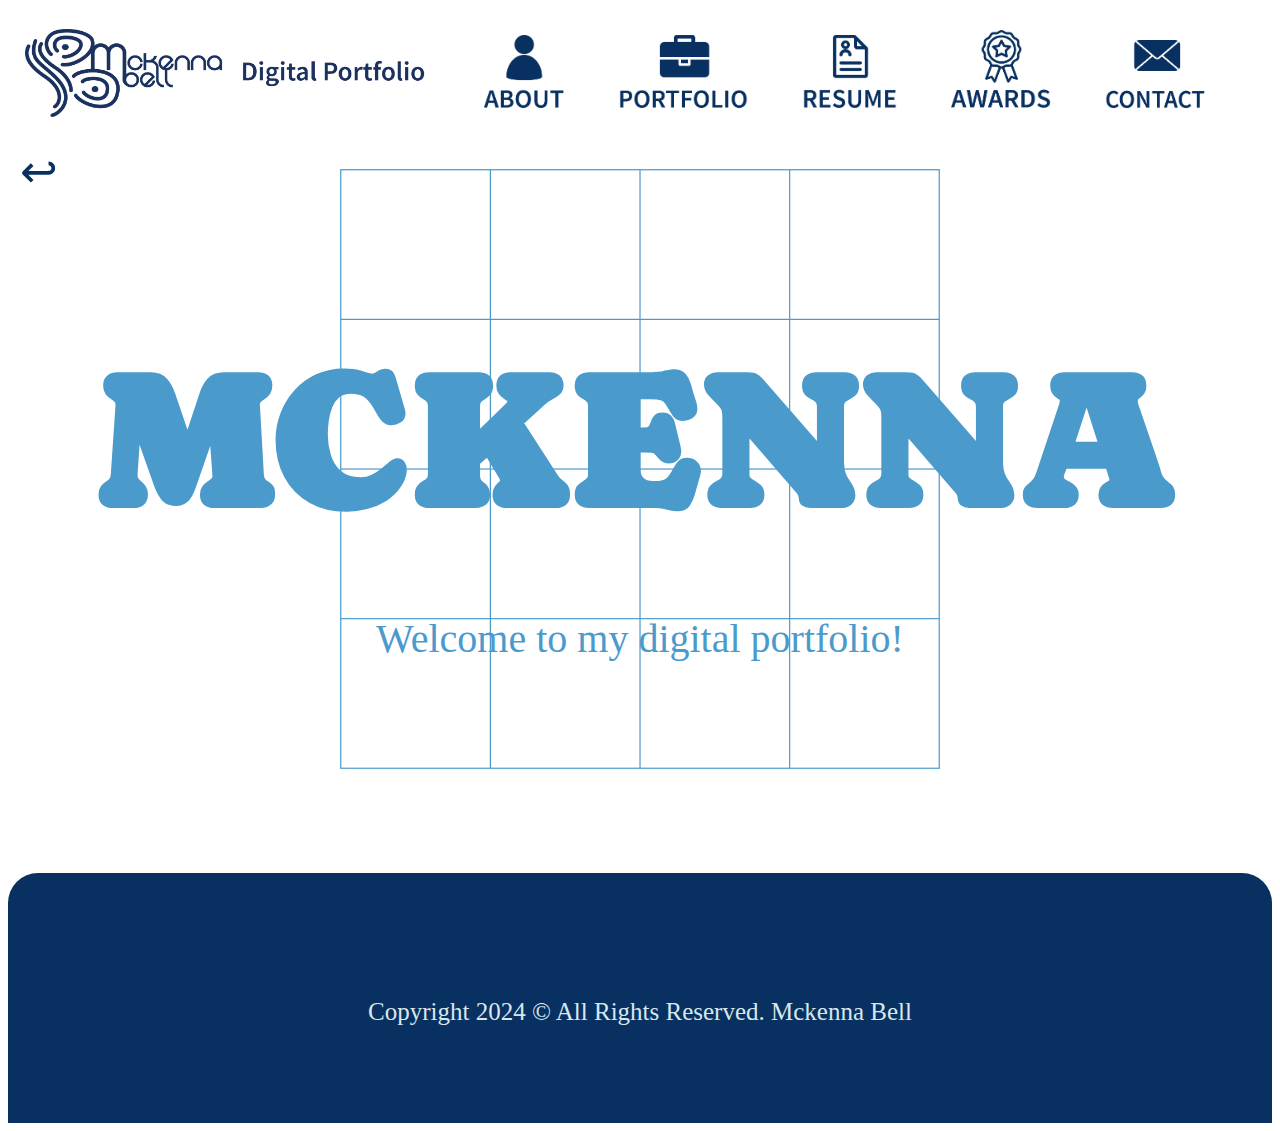
<file: index.html>
<!DOCTYPE html>
<html lang="en-US">
<head>
<title>Home</title>
<meta charset="utf-8">
<link rel="stylesheet" type="text/css" href="header.css">
<link rel="stylesheet" type="text/css" href="index.css">
<link rel="preconnect" href="https://fonts.googleapis.com">
<link rel="preconnect" href="https://fonts.gstatic.com" crossorigin>
<link href="https://fonts.googleapis.com/css2?family=Caprasimo&family=Fraunces:ital,opsz,wght@0,9..144,100..900;1,9..144,100..900&family=Sigmar&display=swap" rel="stylesheet">
</head>

<header>

<div id="logodiv"><!--start of logodiv-->
<a href="index.html"><img src="images/caticon.png" alt="cat icon" width="400"></a>  
</div><!--end of logodiv-->

<div id="navdiv">
<a href="about.html"><img src="images/abouticon.png" alt="about icon" width="80" height="80"></a>  
<a href="portfolio.html"><img src="images/portfolioicon.png" alt="portfolio icon" width="130" height="80"></a> 
<a href="resume.html"><img src="images/resumeicon.png" alt="resume icon" width="95" height="80"></a>  
<a href="awardsnav.html"><img src="images/awardsicon.png" alt="awards icon" width="100" height="85"></a>  
<a href="contact.html"><img src="images/contacticon.png" alt="contact icon" width="100" height="75"></a> 
</div><!--end of navdiv-->
</header>



<div id="backbutton" onclick="history.back()"><p class="p2">&#8617;</p></div><!--end of backbutton-->

<div id="homediv">
<div class="wave-container">
    <h1 class="wave-text">
        <span>M</span><span>C</span><span>K</span><span>E</span><span>N</span><span>N</span><span>A</span>
    </h1>
<p id="subtext" class="p2">Welcome to my digital portfolio!</p>
<img id="gridimg" src="images/gridicon.png" alt="gridicon">

</div>
</div><!--end of homediv-->

<div id="footer"><!--start of footerdiv-->
<p id="footertext">Copyright 2024 &#169; All Rights Reserved. Mckenna Bell</p>
</div>

</body>

</html>
</file>
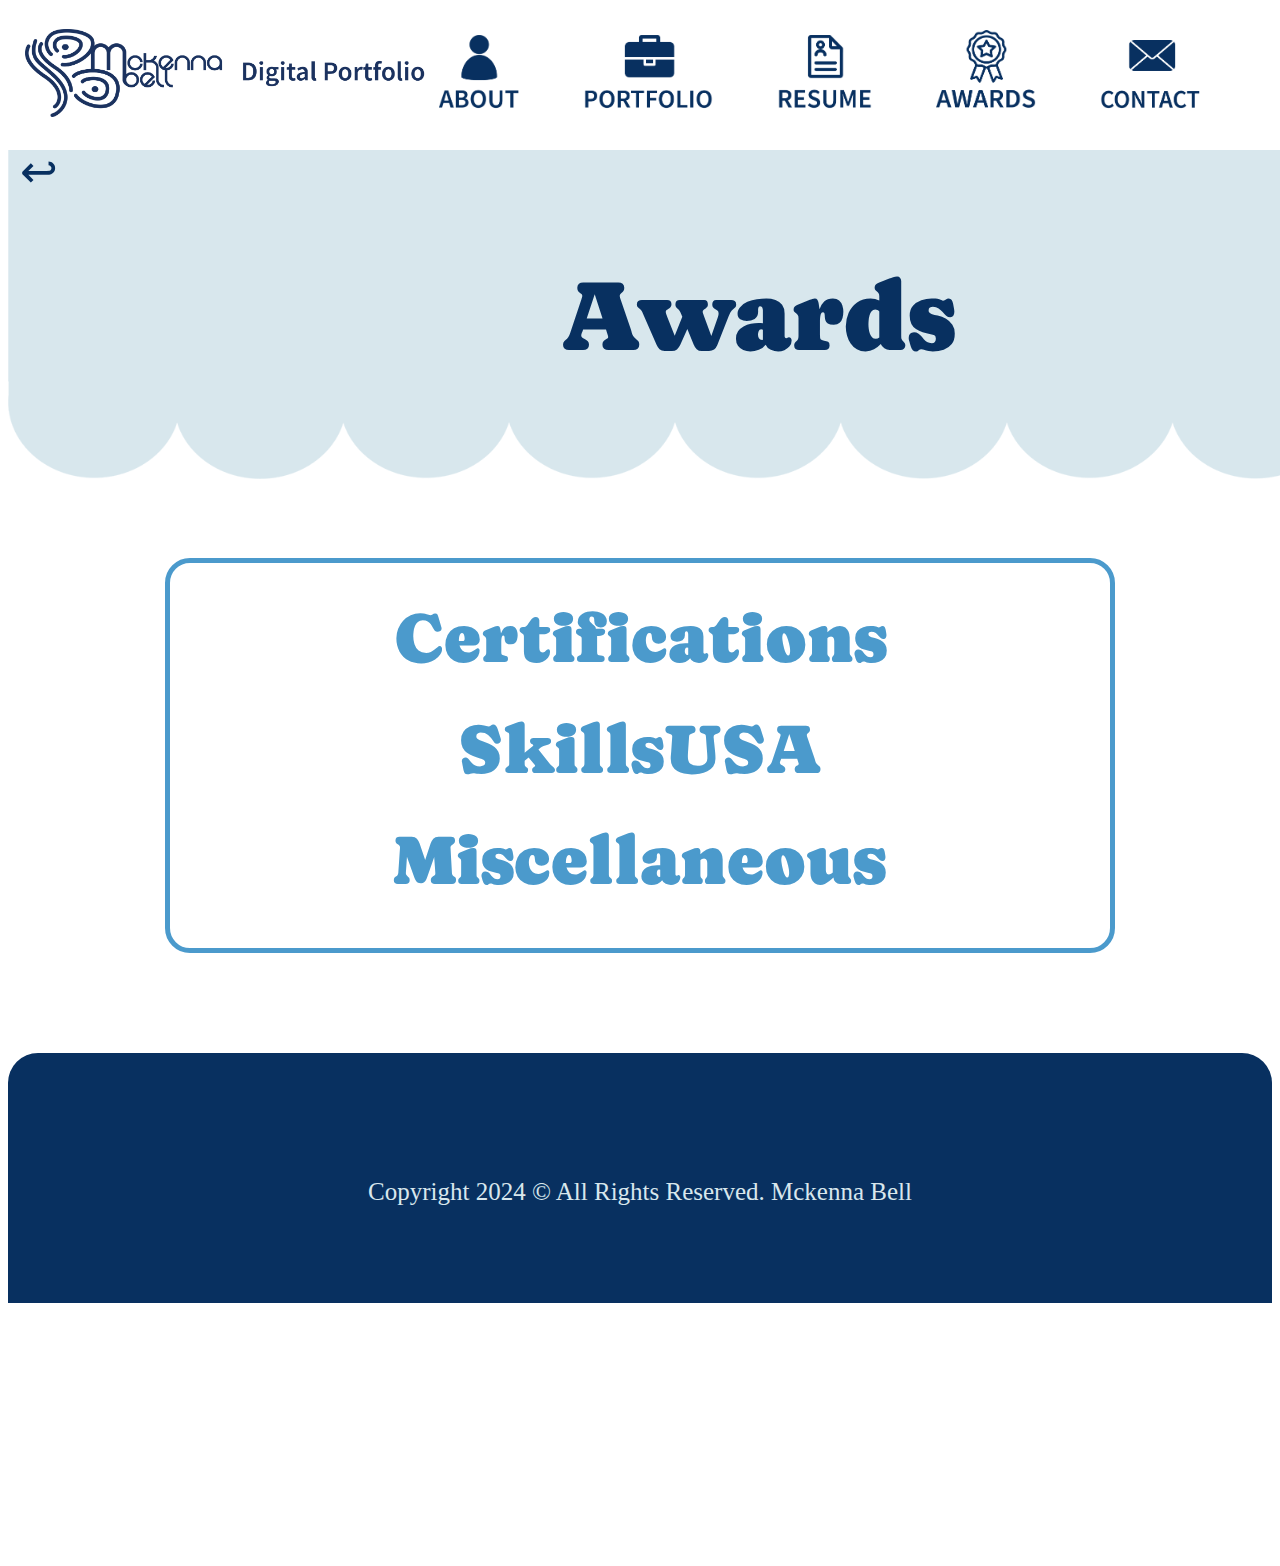
<file: awardsnav.html>
<!DOCTYPE html>
<html lang="en-US">
<head>
<title>Awards</title>
<meta charset="utf-8">
<link rel="stylesheet" type="text/css" href="header.css">
<link rel="stylesheet" type="text/css" href="portfolio.css">
<link rel="preconnect" href="https://fonts.googleapis.com">
<link rel="preconnect" href="https://fonts.gstatic.com" crossorigin>
<link href="https://fonts.googleapis.com/css2?family=Caprasimo&family=Fraunces:ital,opsz,wght@0,9..144,100..900;1,9..144,100..900&family=Sigmar&display=swap" rel="stylesheet">
</head>

<header>

<div id="logodiv"><!--start of logodiv-->
<a href="index.html"><img src="images/caticon.png" alt="cat icon" width="400"></a>  
</div><!--end of logodiv-->

<div id="navdiv">
<a href="about.html"><img src="images/abouticon.png" alt="about icon" width="80" height="80"></a>  
<a href="portfolio.html"><img src="images/portfolioicon.png" alt="portfolio icon" width="130" height="80"></a> 
<a href="resume.html"><img src="images/resumeicon.png" alt="resume icon" width="95" height="80"></a>  
<a href="awardsnav.html"><img src="images/awardsicon.png" alt="awards icon" width="100" height="85"></a>  
<a href="contact.html"><img src="images/contacticon.png" alt="contact icon" width="100" height="75"></a>  
</div><!--end of navdiv-->
</header>



<div id="backbutton" onclick="history.back()"><p class="p2">&#8617;</p></div><!--end of backbutton-->

<div id="bannerdiv"><!--start of bannerdiv-->
<p id="bannertext" class="p1">Awards</p>
</div><!--end of bannerdiv-->

<div id=main><!--start of maindiv-->

<div id=maincenter><!--start of maincenterdiv-->
<a class="p1" href="certifications.html">Certifications</a>
<br>
<a class="p1" href="skillsusa.html">SkillsUSA</a>
<br>
<a class="p1" href="other.html">Miscellaneous</a>
</div>


<div id="footer"><!--start of footerdiv-->
<p id="footertext">Copyright 2024 &#169; All Rights Reserved. Mckenna Bell</p>
</div>
</div>

</body>

</html>
</file>
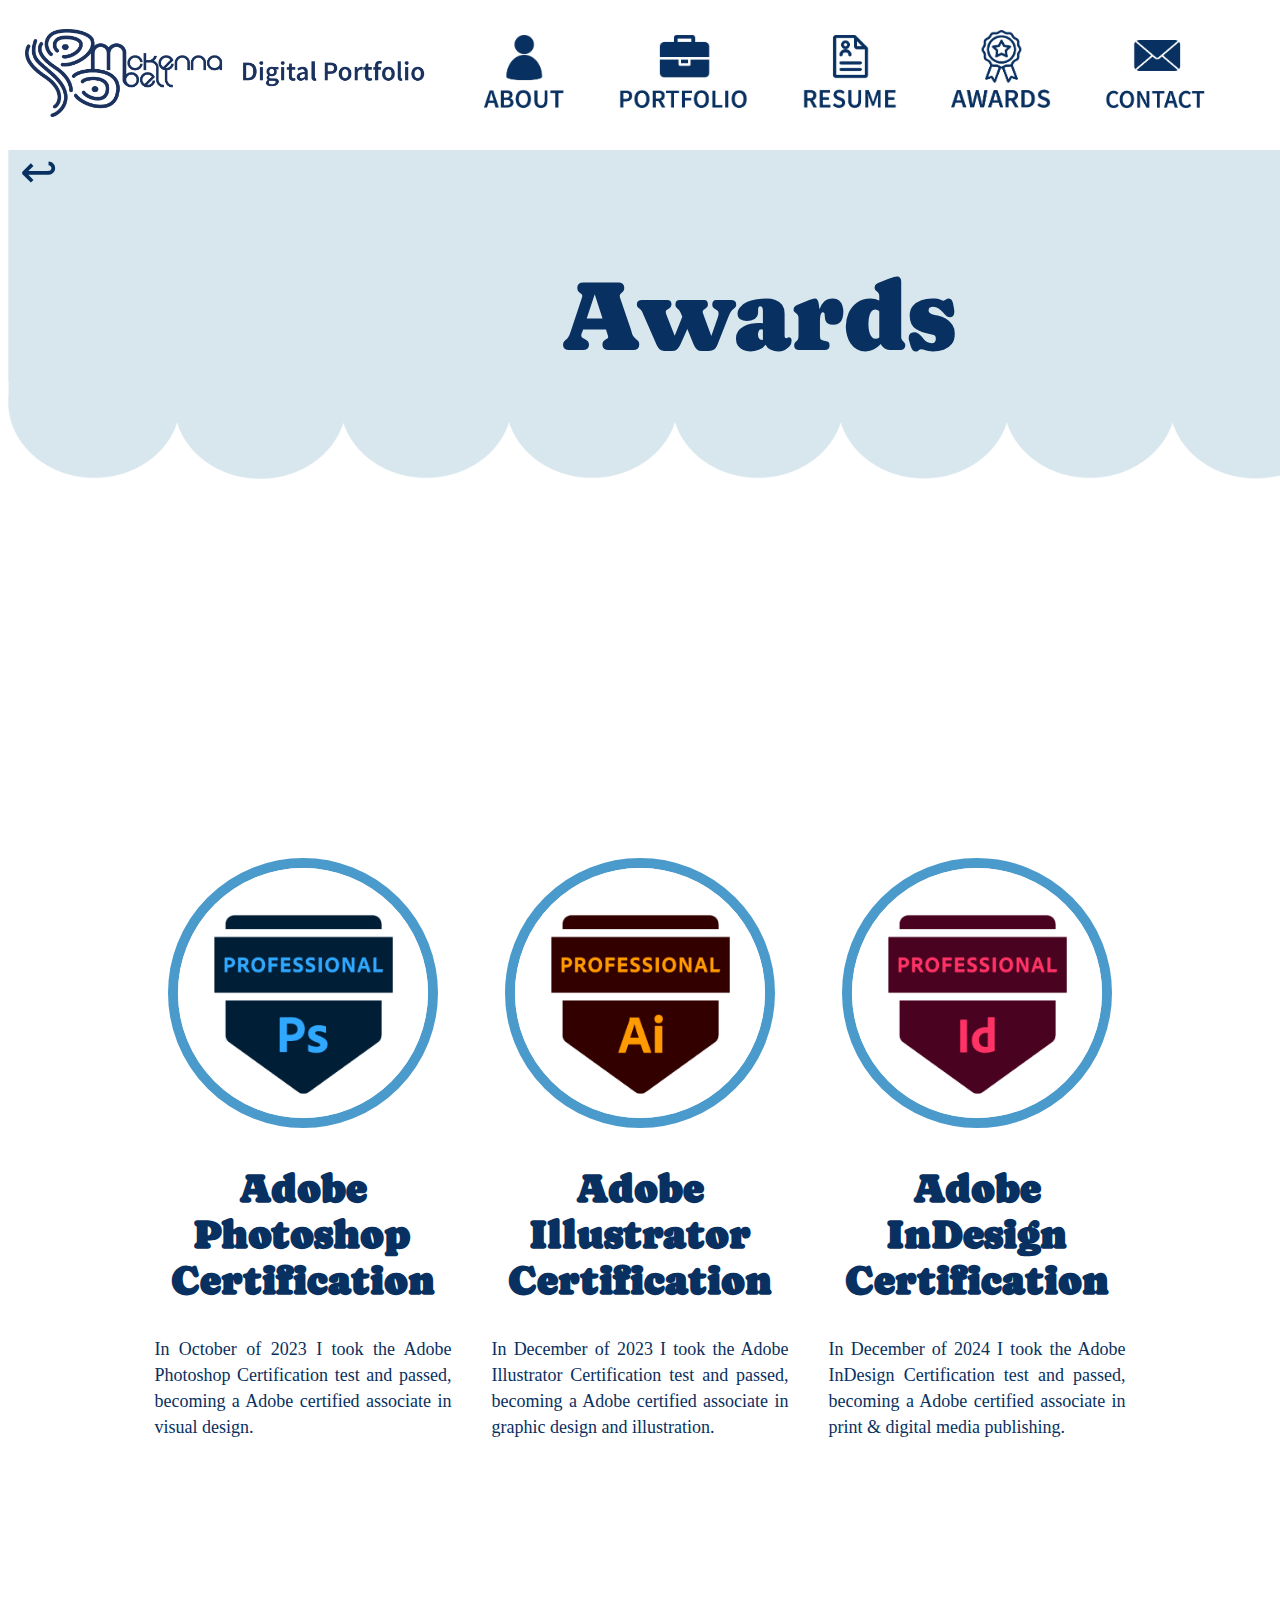
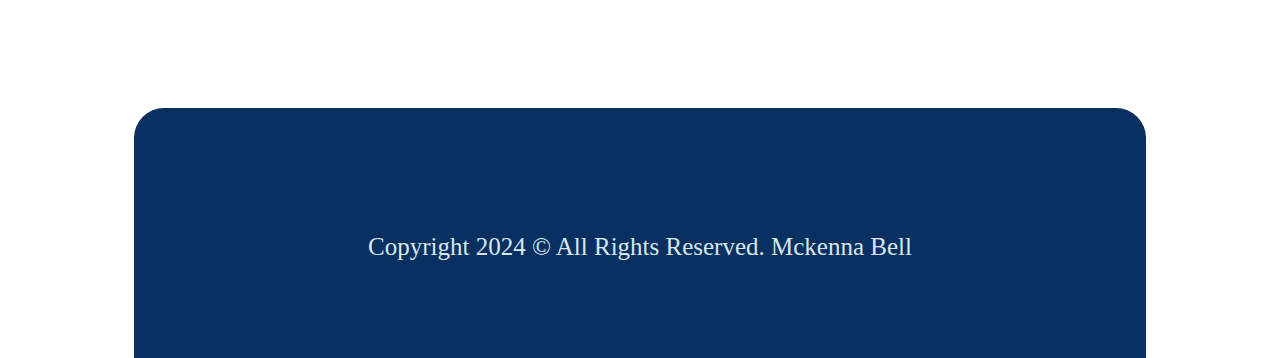
<file: certifications.html>
<!DOCTYPE html>
<html lang="en-US">
<head>
<title>Awards</title>
<meta charset="utf-8">
<link rel="stylesheet" type="text/css" href="header.css">
<link rel="stylesheet" type="text/css" href="certifications.css">
<link rel="preconnect" href="https://fonts.googleapis.com">
<link rel="preconnect" href="https://fonts.gstatic.com" crossorigin>
<link href="https://fonts.googleapis.com/css2?family=Caprasimo&family=Fraunces:ital,opsz,wght@0,9..144,100..900;1,9..144,100..900&family=Sigmar&display=swap" rel="stylesheet">
</head>

<header>

<div id="logodiv"><!--start of logodiv-->
<a href="index.html"><img src="images/caticon.png" alt="cat icon" width="400"></a>  
</div><!--end of logodiv-->

<div id="navdiv">
<a href="about.html"><img src="images/abouticon.png" alt="about icon" width="80" height="80"></a>  
<a href="portfolio.html"><img src="images/portfolioicon.png" alt="portfolio icon" width="130" height="80"></a> 
<a href="resume.html"><img src="images/resumeicon.png" alt="resume icon" width="95" height="80"></a>  
<a href="awardsnav.html"><img src="images/awardsicon.png" alt="awards icon" width="100" height="85"></a>  
<a href="contact.html"><img src="images/contacticon.png" alt="contact icon" width="100" height="75"></a>  
</div><!--end of navdiv-->
</header>



<div id="backbutton" onclick="history.back()"><p class="p2">&#8617;</p></div><!--end of backbutton-->

<div id="bannerdiv"><!--start of bannerdiv-->
<p id="bannertext" class="p1">Awards</p>
</div><!--end of bannerdiv-->


<div id="awardsdiv"> 

<div id="wrapper">
<div class="awardsbox"> 
<img class= "projectimg" src="images/photoshop.png" alt="photoshop">
<h2 class="titles">Adobe Photoshop Certification</h2>
<p class="projecttext">In October of 2023 I took the Adobe Photoshop Certification test and passed, becoming a Adobe certified associate in visual design.</p>
</div><!--end of award1-->

<div class="awardsbox"> 
<img class="projectimg" src="images/illustrator.png" alt="illustrator">
<h2 class="titles">Adobe Illustrator Certification</h2>
<p class="projecttext">In December of 2023 I took the Adobe Illustrator Certification test and passed, becoming a Adobe certified associate in graphic design and illustration.</p>
</div><!--end of award2-->

<div class="awardsbox">
<img class="projectimg" src="images/indesign.png" alt="indesign">
<h2 class="titles">Adobe InDesign Certification</h2>
<p class="projecttext">In December of 2024 I took the Adobe InDesign Certification test and passed, becoming a Adobe certified associate in print & digital media publishing.</p>
</div><!--end of award3-->
</div>

<div id="footer"><!--start of footerdiv-->
<p id="footertext">Copyright 2024 &#169; All Rights Reserved. Mckenna Bell</p>
</div>
</div>

</body>

</html>
</file>
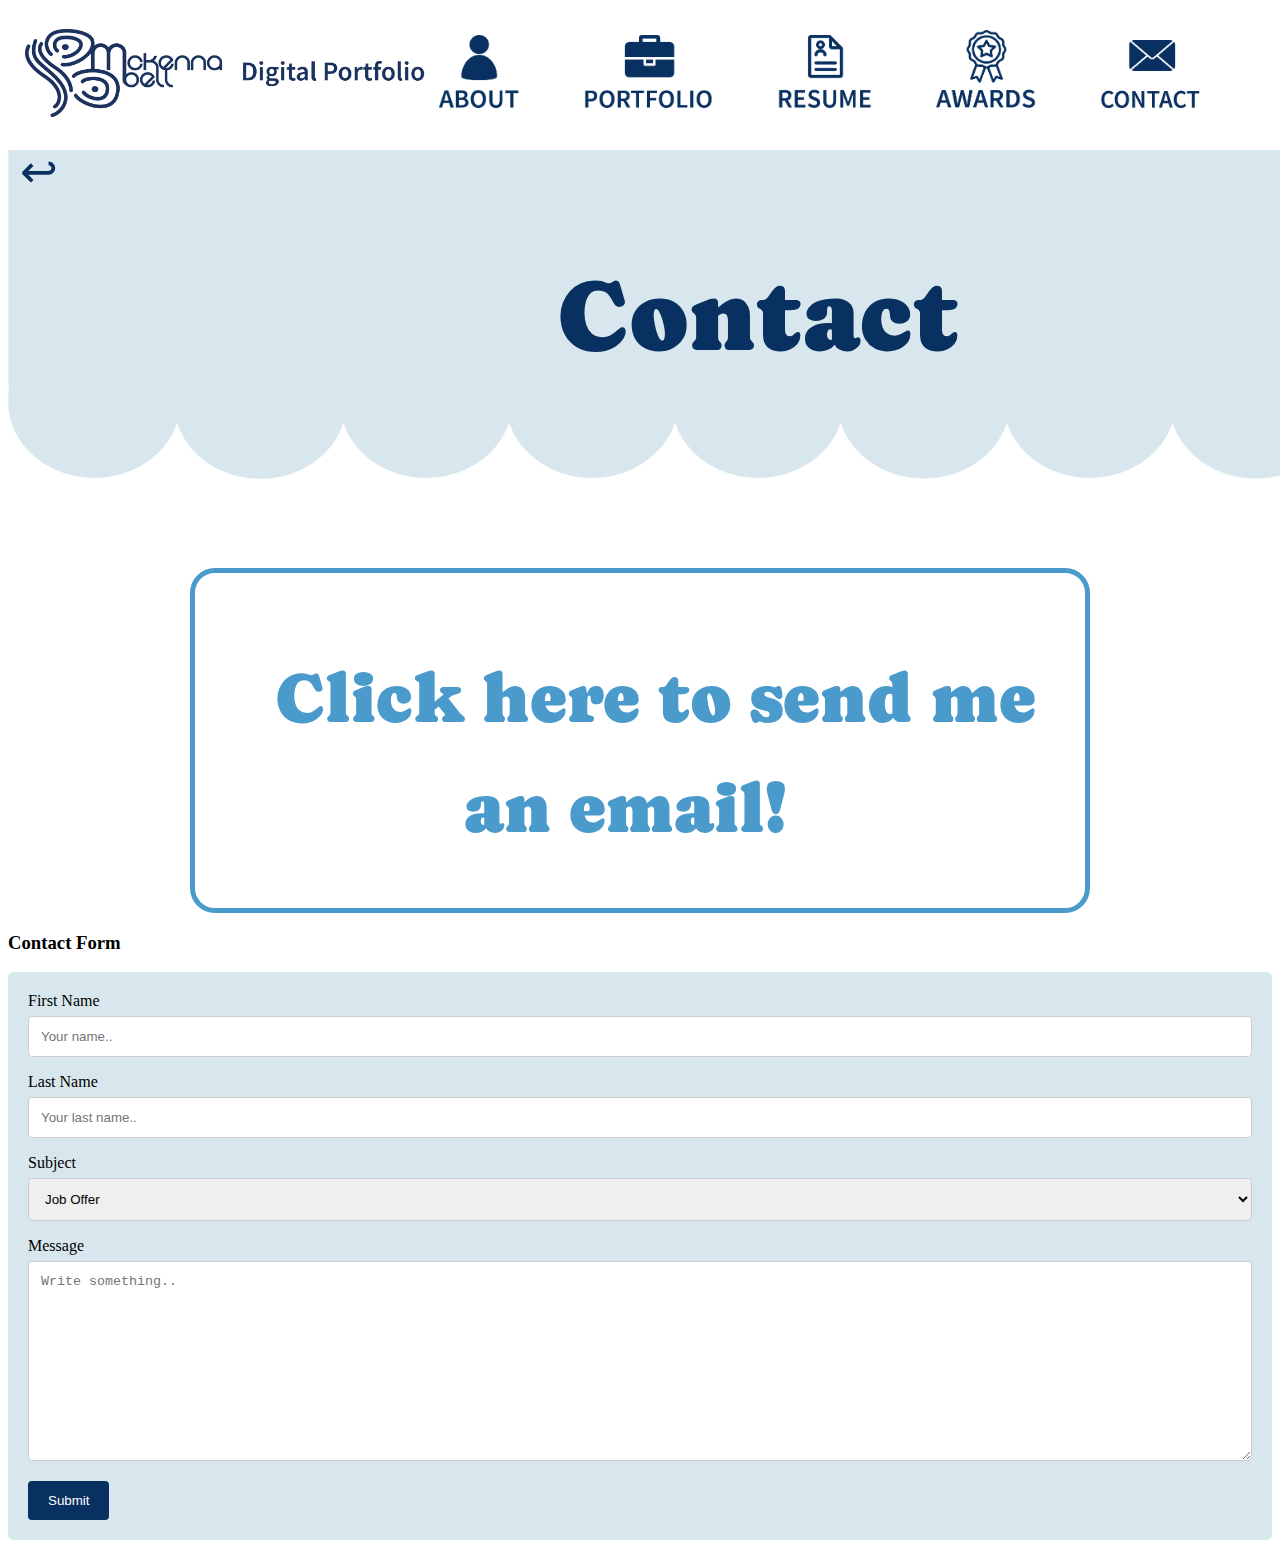
<file: contact.html>
<!DOCTYPE html>
<html lang="en-US">
<head>
<meta name="viewport" content="width=device-width, initial-scale=1">
<title>Contact</title>
<meta charset="utf-8">
<link rel="stylesheet" type="text/css" href="header.css">
<link rel="stylesheet" type="text/css" href="contact.css">
<link rel="preconnect" href="https://fonts.googleapis.com">
<link rel="preconnect" href="https://fonts.gstatic.com" crossorigin>
<link href="https://fonts.googleapis.com/css2?family=Caprasimo&family=Fraunces:ital,opsz,wght@0,9..144,100..900;1,9..144,100..900&family=Sigmar&display=swap" rel="stylesheet">
</head>

<header>

<div id="logodiv"><!--start of logodiv-->
<a href="index.html"><img src="images/caticon.png" alt="cat icon" width="400"></a>  
</div><!--end of logodiv-->

<div id="navdiv">
<a href="about.html"><img src="images/abouticon.png" alt="about icon" width="80" height="80"></a>  
<a href="portfolio.html"><img src="images/portfolioicon.png" alt="portfolio icon" width="130" height="80"></a> 
<a href="resume.html"><img src="images/resumeicon.png" alt="resume icon" width="95" height="80"></a>  
<a href="awardsnav.html"><img src="images/awardsicon.png" alt="awards icon" width="100" height="85"></a>  
<a href="contact.html"><img src="images/contacticon.png" alt="contact icon" width="100" height="75"></a>  
</div><!--end of navdiv-->
</header>



<div id="backbutton" onclick="history.back()"><p class="p2">&#8617;</p></div><!--end of backbutton-->

<div id="bannerdiv"><!--start of bannerdiv-->
<p id="bannertext" class="p1">Contact</p>
</div><!--end of bannerdiv-->

 <div id=maincenter><!--start of maincenterdiv-->
<p class="p1"><a href="mailto:mckennabell06@gmail.com">Click here to send me an email!</a></p>
</div>

<h3>Contact Form</h3>

<div class="container">
  <form action="/action_page.php">
    <label for="fname">First Name</label>
    <input type="text" id="fname" name="firstname" placeholder="Your name..">

    <label for="lname">Last Name</label>
    <input type="text" id="lname" name="lastname" placeholder="Your last name..">

    <label for="subject">Subject</label>
    <select id="subject" name="subject">
      <option value="joboffer">Job Offer</option>
      <option value="commission">Commission</option>
      <option value="Other">Other</option>
    </select>

    <label for="message">Message</label>
    <textarea id="message" name="message" placeholder="Write something.." style="height:200px"></textarea>

    <input type="submit" value="Submit">
  </form>
  </div>


</body>

</html>
</file>
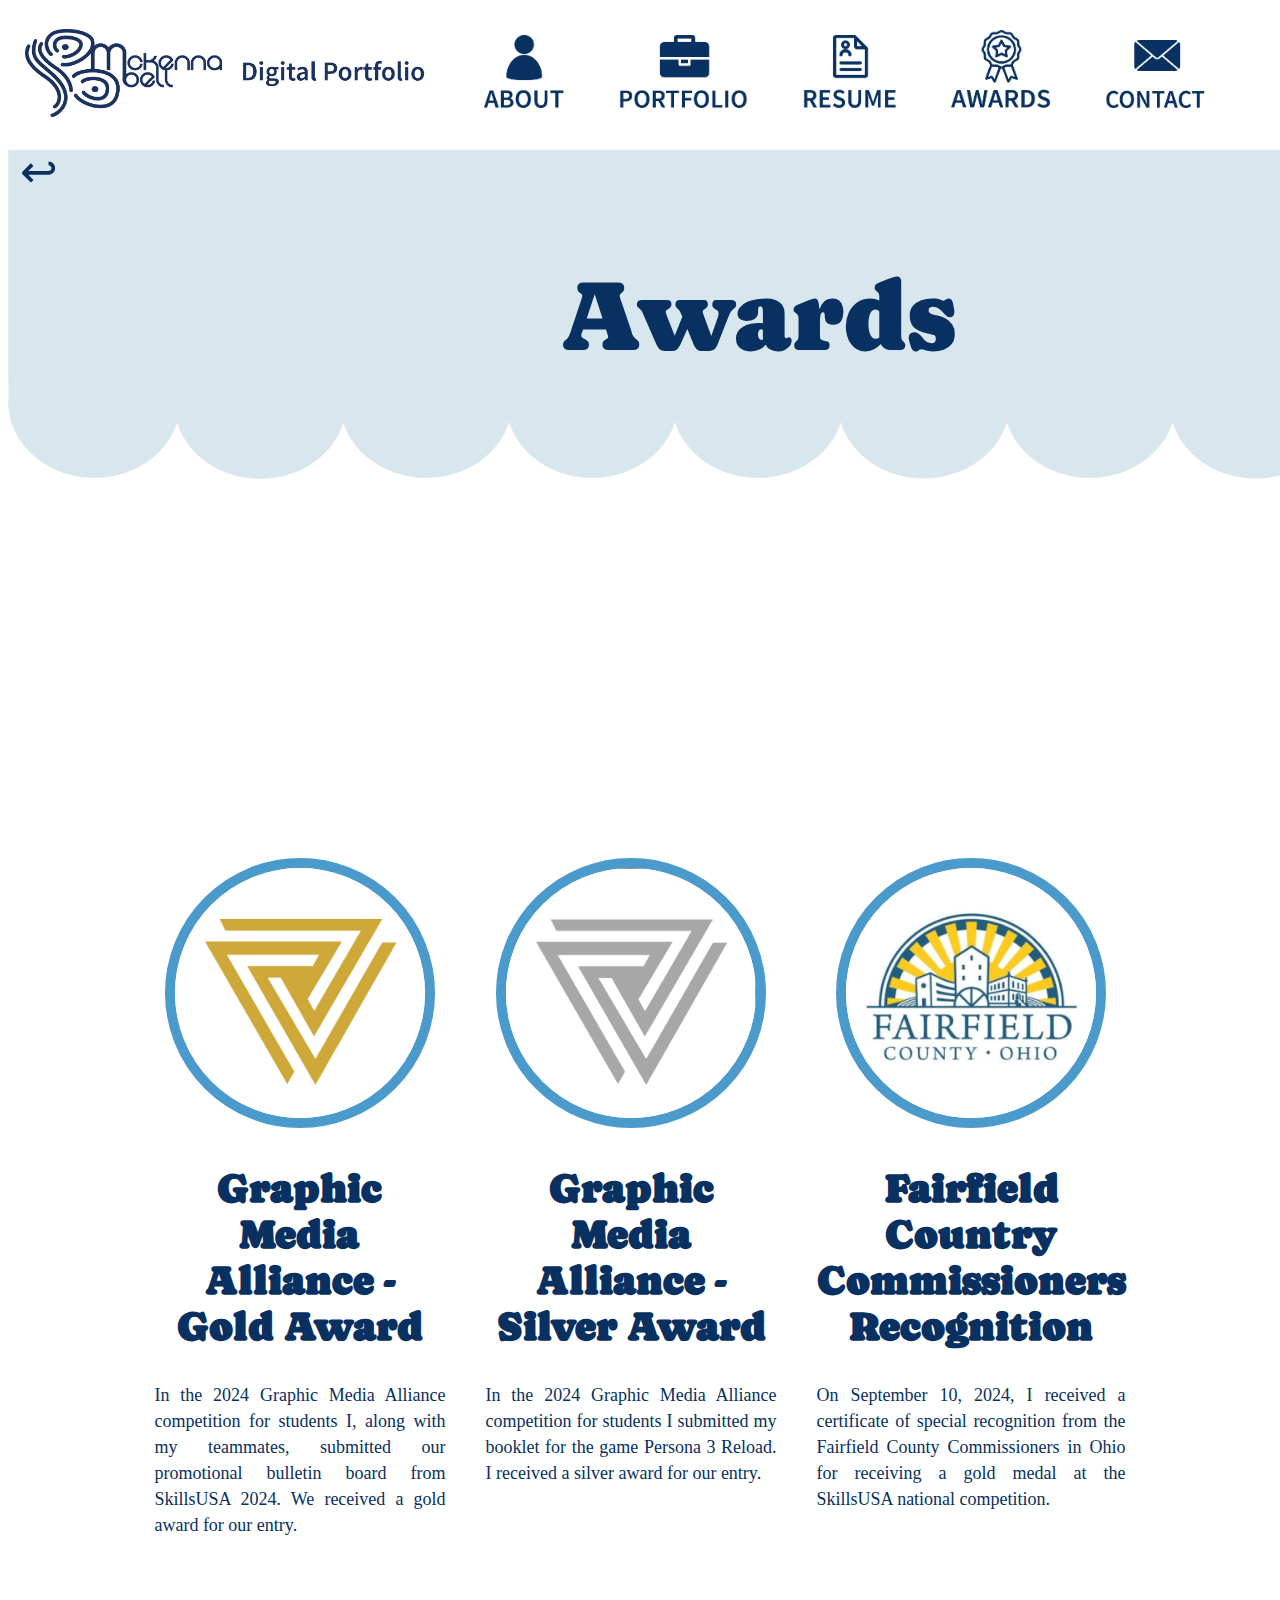
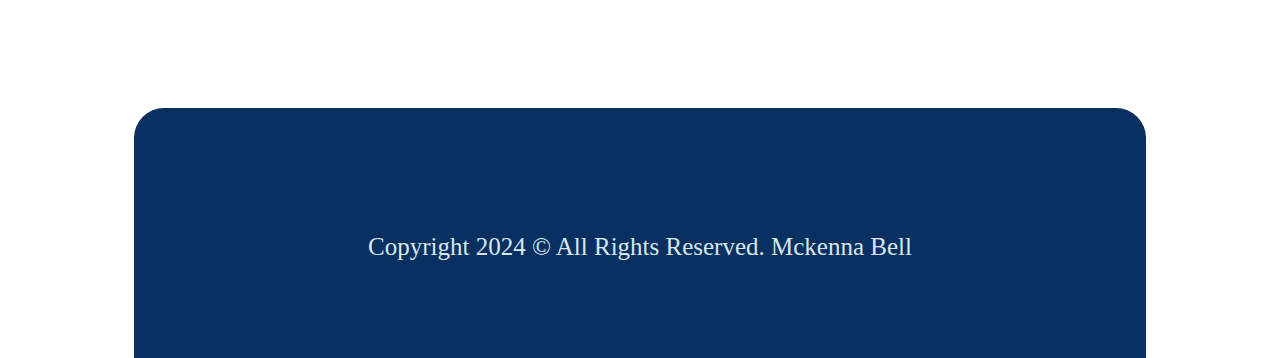
<file: other.html>
<!DOCTYPE html>
<html lang="en-US">
<head>
<title>Awards</title>
<meta charset="utf-8">
<link rel="stylesheet" type="text/css" href="header.css">
<link rel="stylesheet" type="text/css" href="other.css">
<link rel="preconnect" href="https://fonts.googleapis.com">
<link rel="preconnect" href="https://fonts.gstatic.com" crossorigin>
<link href="https://fonts.googleapis.com/css2?family=Caprasimo&family=Fraunces:ital,opsz,wght@0,9..144,100..900;1,9..144,100..900&family=Sigmar&display=swap" rel="stylesheet">
</head>

<header>

<div id="logodiv"><!--start of logodiv-->
<a href="index.html"><img src="images/caticon.png" alt="cat icon" width="400"></a>  
</div><!--end of logodiv-->

<div id="navdiv">
<a href="about.html"><img src="images/abouticon.png" alt="about icon" width="80" height="80"></a>  
<a href="portfolio.html"><img src="images/portfolioicon.png" alt="portfolio icon" width="130" height="80"></a> 
<a href="resume.html"><img src="images/resumeicon.png" alt="resume icon" width="95" height="80"></a>  
<a href="awardsnav.html"><img src="images/awardsicon.png" alt="awards icon" width="100" height="85"></a>  
<a href="contact.html"><img src="images/contacticon.png" alt="contact icon" width="100" height="75"></a>  
</div><!--end of navdiv-->
</header>



<div id="backbutton" onclick="history.back()"><p class="p2">&#8617;</p></div><!--end of backbutton-->

<div id="bannerdiv"><!--start of bannerdiv-->
<p id="bannertext" class="p1">Awards</p>
</div><!--end of bannerdiv-->


<div id="awardsdiv"> 

<div id="wrapper">
<div class="awardsbox"> 
<img class= "projectimg" src="images/goldgma.png" alt="goldgma">
<h2 class="titles">Graphic Media Alliance - Gold Award</h2>
<p class="projecttext">In the 2024 Graphic Media Alliance competition for students I, along with my teammates, submitted our promotional bulletin board from SkillsUSA 2024. We received a gold award for our entry.</p>
</div><!--end of award1-->

<div class="awardsbox"> 
<img class="projectimg" src="images/silvergma.png" alt="silvergma">
<h2 class="titles">Graphic Media Alliance - Silver Award</h2>
<p class="projecttext">In the 2024 Graphic Media Alliance competition for students I submitted my booklet for the game Persona 3 Reload. I received a silver award for our entry.</p>
</div><!--end of award2-->

<div class="awardsbox">
<img class="projectimg" src="images/fairfield.png" alt="fairfield">
<h2 class="titles">Fairfield Country Commissioners Recognition</h2>
<p class="projecttext">On September 10, 2024, I received a certificate of special recognition from the Fairfield County Commissioners in Ohio for receiving a gold medal at the SkillsUSA national competition.</p>
</div><!--end of award3-->
</div>

<div id="footer"><!--start of footerdiv-->
<p id="footertext">Copyright 2024 &#169; All Rights Reserved. Mckenna Bell</p>
</div>
</div>

</body>

</html>
</file>
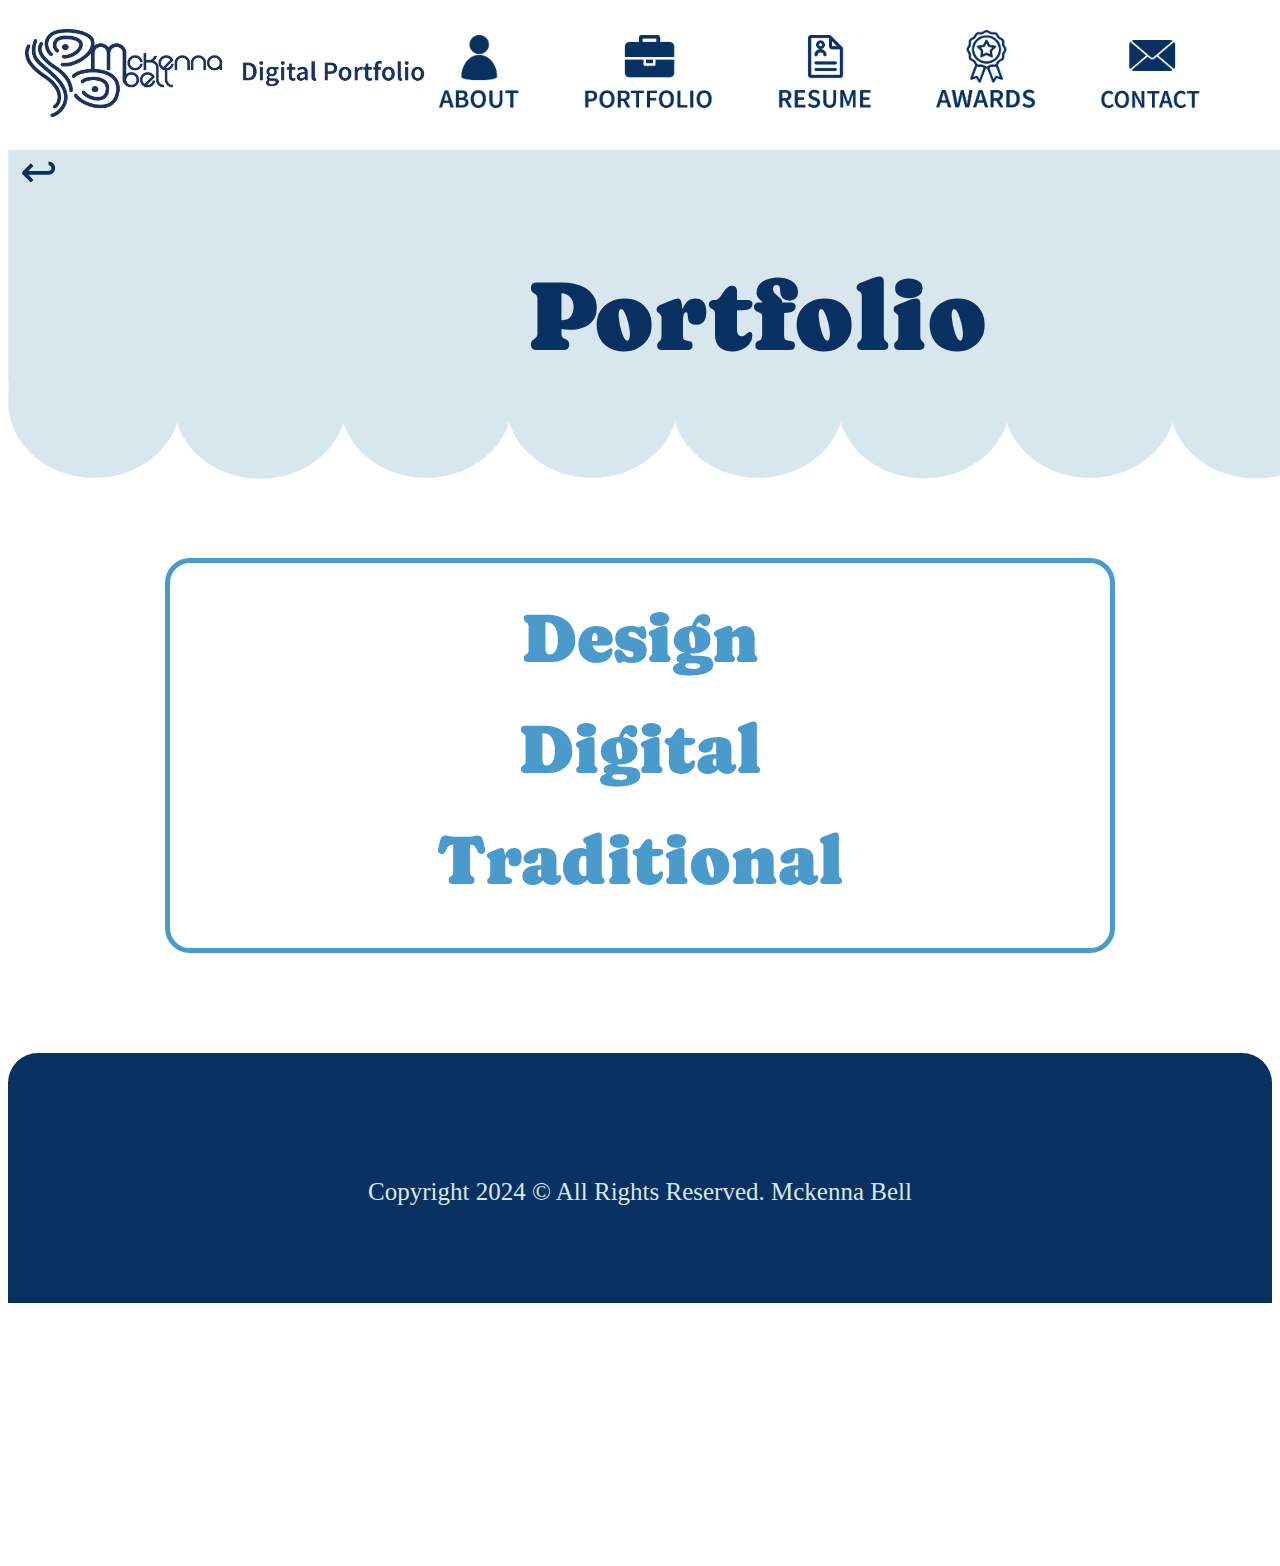
<file: portfolio.html>
<!DOCTYPE html>
<html lang="en-US">
<head>
<title>Portfolio</title>
<meta charset="utf-8">
<link rel="stylesheet" type="text/css" href="header.css">
<link rel="stylesheet" type="text/css" href="portfolio.css">
<link rel="preconnect" href="https://fonts.googleapis.com">
<link rel="preconnect" href="https://fonts.gstatic.com" crossorigin>
<link href="https://fonts.googleapis.com/css2?family=Caprasimo&family=Fraunces:ital,opsz,wght@0,9..144,100..900;1,9..144,100..900&family=Sigmar&display=swap" rel="stylesheet">
</head>

<header>

<div id="logodiv"><!--start of logodiv-->
<a href="index.html"><img src="images/caticon.png" alt="cat icon" width="400"></a>  
</div><!--end of logodiv-->

<div id="navdiv">
<a href="about.html"><img src="images/abouticon.png" alt="about icon" width="80" height="80"></a>  
<a href="portfolio.html"><img src="images/portfolioicon.png" alt="portfolio icon" width="130" height="80"></a> 
<a href="resume.html"><img src="images/resumeicon.png" alt="resume icon" width="95" height="80"></a>  
<a href="awardsnav.html"><img src="images/awardsicon.png" alt="awards icon" width="100" height="85"></a>  
<a href="contact.html"><img src="images/contacticon.png" alt="contact icon" width="100" height="75"></a>  
</div><!--end of navdiv-->
</header>



<div id="backbutton" onclick="history.back()"><p class="p2">&#8617;</p></div><!--end of backbutton-->

<div id="bannerdiv"><!--start of bannerdiv-->
<p id="bannertext" class="p1">Portfolio</p>
</div><!--end of bannerdiv-->

<div id=main><!--start of maindiv-->

<div id=maincenter><!--start of maincenterdiv-->
<a class="p1" href="designportfolio.html">Design</a>
<br>
<a class="p1" href="digitalportfolio.html">Digital</a>
<br>
<a class="p1" href="traditionalportfolio.html">Traditional</a>
</div>

<div id="footer"><!--start of footerdiv-->
<p id="footertext">Copyright 2024 &#169; All Rights Reserved. Mckenna Bell</p>
</div>
</div>

</body>

</html>
</file>
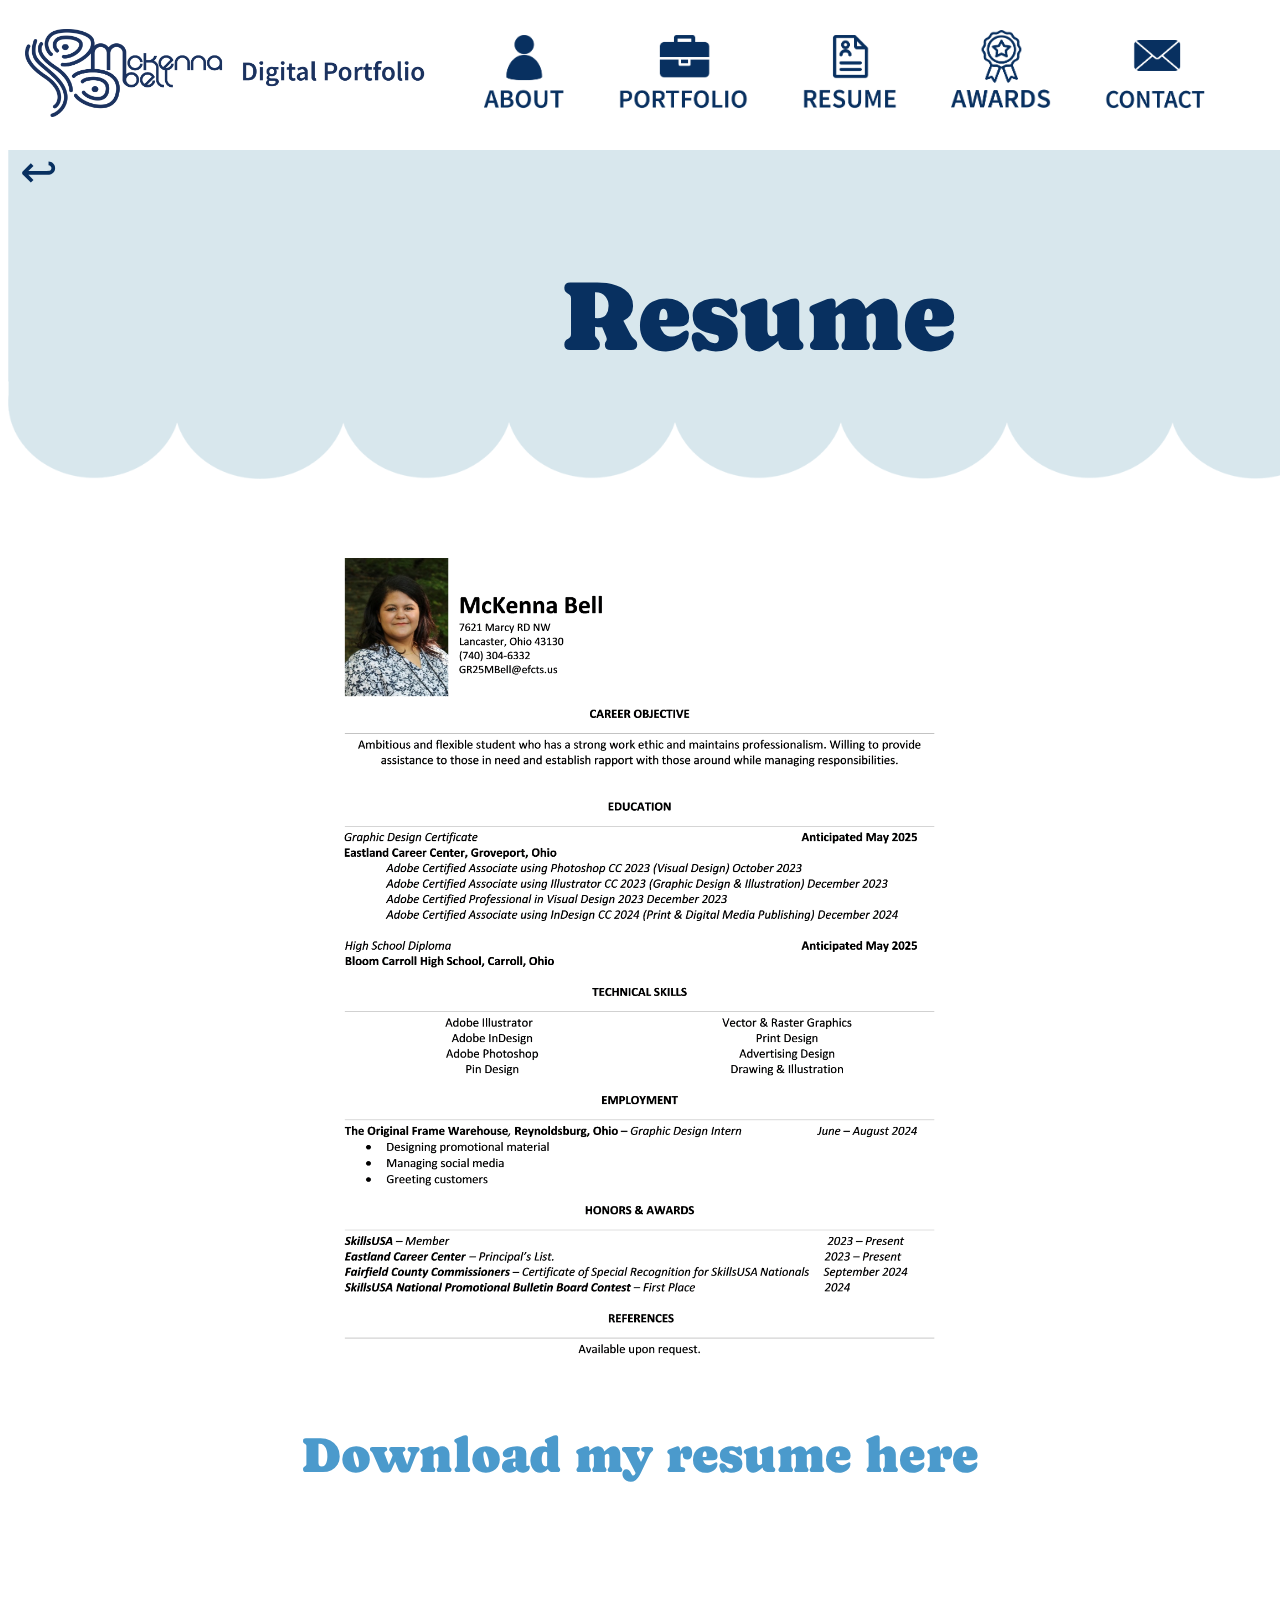
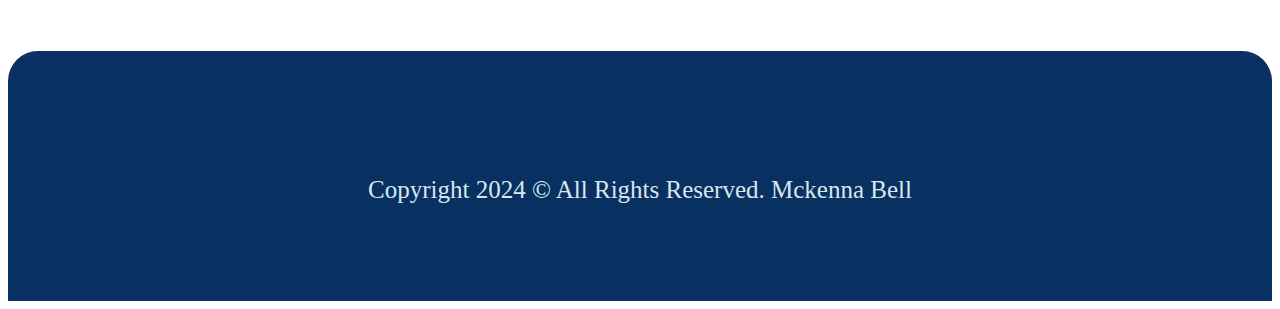
<file: resume.html>
<!DOCTYPE html>
<html lang="en-US">
<head>
<title>Resume</title>
<meta charset="utf-8">
<link rel="stylesheet" type="text/css" href="header.css">
<link rel="stylesheet" type="text/css" href="resume.css">
<link rel="preconnect" href="https://fonts.googleapis.com">
<link rel="preconnect" href="https://fonts.gstatic.com" crossorigin>
<link href="https://fonts.googleapis.com/css2?family=Caprasimo&family=Fraunces:ital,opsz,wght@0,9..144,100..900;1,9..144,100..900&family=Sigmar&display=swap" rel="stylesheet">
</head>

<header>

<div id="logodiv"><!--start of logodiv-->
<a href="index.html"><img src="images/caticon.png" alt="cat icon" width="400"></a>  
</div><!--end of logodiv-->

<div id="navdiv">
<a href="about.html"><img src="images/abouticon.png" alt="about icon" width="80" height="80"></a>  
<a href="portfolio.html"><img src="images/portfolioicon.png" alt="portfolio icon" width="130" height="80"></a> 
<a href="resume.html"><img src="images/resumeicon.png" alt="resume icon" width="95" height="80"></a>  
<a href="awardsnav.html"><img src="images/awardsicon.png" alt="awards icon" width="100" height="85"></a>  
<a href="contact.html"><img src="images/contacticon.png" alt="contact icon" width="100" height="75"></a>  
</div><!--end of navdiv-->
</header>



<div id="backbutton" onclick="history.back()"><p class="p2">&#8617;</p></div><!--end of backbutton-->

<div id="bannerdiv"><!--start of bannerdiv-->
<p id="bannertext" class="p1">Resume</p>
</div><!--end of bannerdiv-->

<div id="mainimage">
<img src="images/resumeimage.png" alt="resume">
</div>

<a href="resume/bellresume.pdf" download>
<p id="download">Download my resume here</p></a>


<div id="footer"><!--start of footerdiv-->
<p id="footertext">Copyright 2024 &#169; All Rights Reserved. Mckenna Bell</p>
</div>

</body>

</html>
</file>
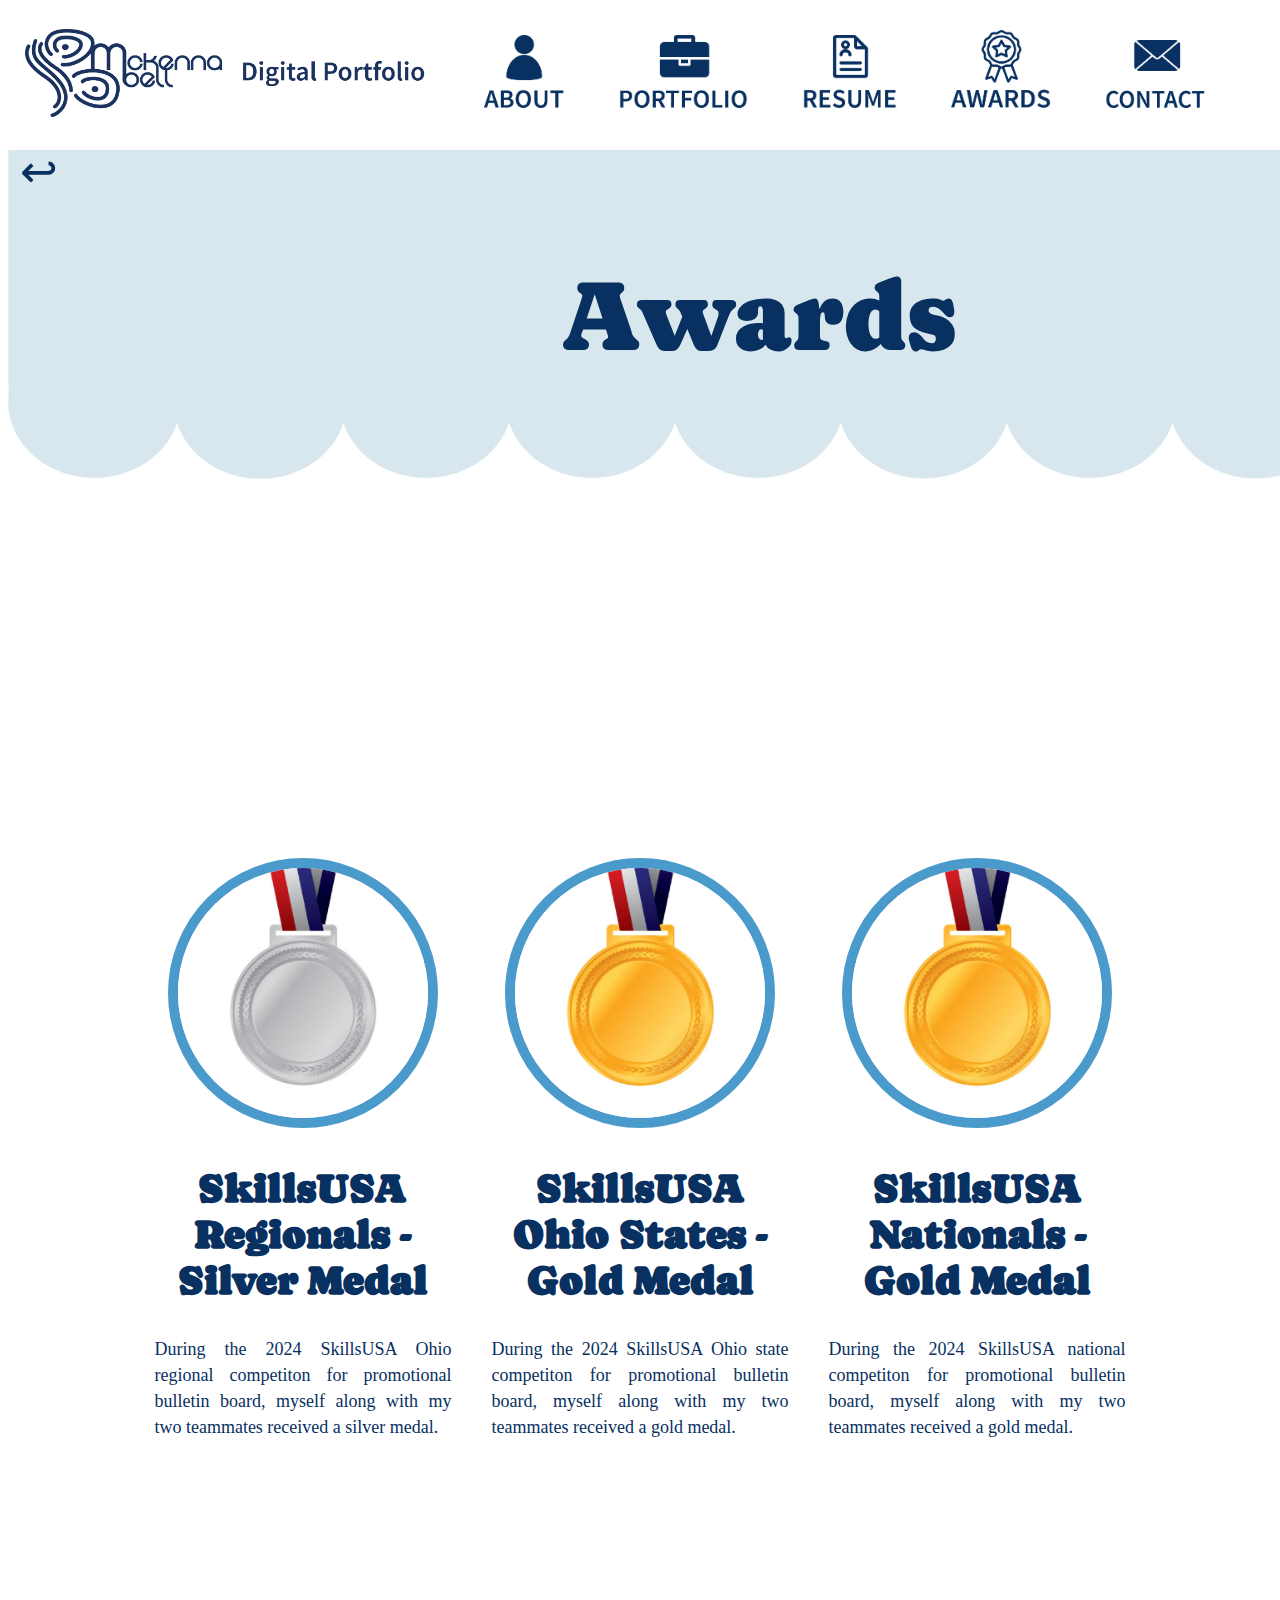
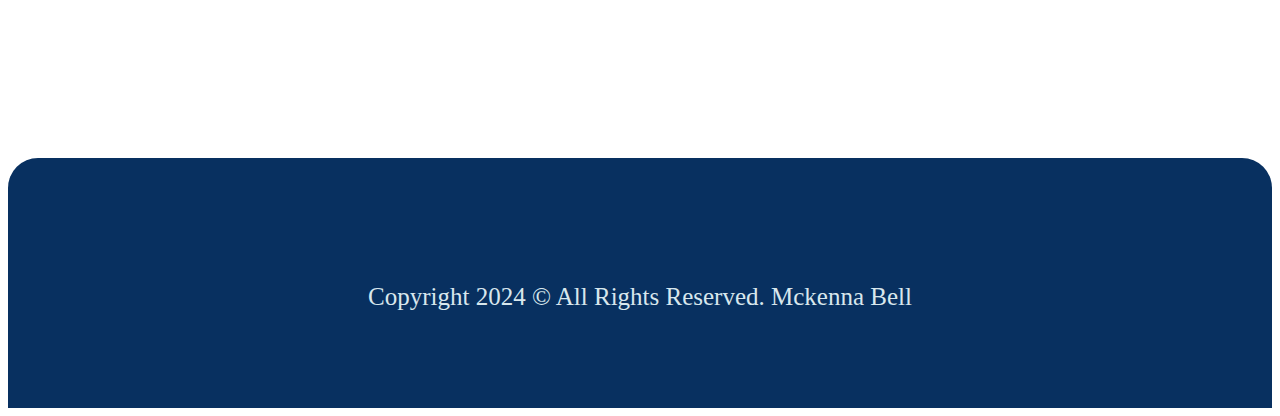
<file: skillsusa.html>
<!DOCTYPE html>
<html lang="en-US">
<head>
<title>Awards</title>
<meta charset="utf-8">
<link rel="stylesheet" type="text/css" href="header.css">
<link rel="stylesheet" type="text/css" href="skillsusa.css">
<link rel="preconnect" href="https://fonts.googleapis.com">
<link rel="preconnect" href="https://fonts.gstatic.com" crossorigin>
<link href="https://fonts.googleapis.com/css2?family=Caprasimo&family=Fraunces:ital,opsz,wght@0,9..144,100..900;1,9..144,100..900&family=Sigmar&display=swap" rel="stylesheet">
</head>

<header>

<div id="logodiv"><!--start of logodiv-->
<a href="index.html"><img src="images/caticon.png" alt="cat icon" width="400"></a>  
</div><!--end of logodiv-->

<div id="navdiv">
<a href="about.html"><img src="images/abouticon.png" alt="about icon" width="80" height="80"></a>  
<a href="portfolio.html"><img src="images/portfolioicon.png" alt="portfolio icon" width="130" height="80"></a> 
<a href="resume.html"><img src="images/resumeicon.png" alt="resume icon" width="95" height="80"></a>  
<a href="awardsnav.html"><img src="images/awardsicon.png" alt="awards icon" width="100" height="85"></a>  
<a href="contact.html"><img src="images/contacticon.png" alt="contact icon" width="100" height="75"></a>  
</div><!--end of navdiv-->
</header>



<div id="backbutton" onclick="history.back()"><p class="p2">&#8617;</p></div><!--end of backbutton-->

<div id="bannerdiv"><!--start of bannerdiv-->
<p id="bannertext" class="p1">Awards</p>
</div><!--end of bannerdiv-->


<div id="awardsdiv"> 

<div id="wrapper">
<div class="awardsbox"> 
<img class= "projectimg" src="images/silvermedal.png" alt="silvermedal">
<h2 class="titles">SkillsUSA Regionals - Silver Medal</h2>
<p class="projecttext">During the 2024 SkillsUSA Ohio regional competiton for promotional bulletin board, myself along with my two teammates received a silver medal.</p>
</div><!--end of award1-->

<div class="awardsbox"> 
<img class="projectimg" src="images/goldmedal.png" alt="goldmedal">
<h2 class="titles">SkillsUSA Ohio States - Gold Medal</h2>
<p class="projecttext">During the 2024 SkillsUSA Ohio state competiton for promotional bulletin board, myself along with my two teammates received a gold medal.</p>
</div><!--end of award2-->

<div class="awardsbox">
<img class="projectimg" src="images/goldmedal.png" alt="goldmedal2">
<h2 class="titles">SkillsUSA Nationals - Gold Medal</h2>
<p class="projecttext">During the 2024 SkillsUSA national competiton for promotional bulletin board, myself along with my two teammates received a gold medal.</p>
</div><!--end of award3-->
</div>
</div>

<div id="footer"><!--start of footerdiv-->
<p id="footertext">Copyright 2024 &#169; All Rights Reserved. Mckenna Bell</p>
</div>

</body>

</html>
</file>
<file: header.css>
header {
height: 150px;
width: 100%;
background-color: white;
position: fixed;
top: 0px;
left: 0px;
z-index: 100;
display: flex;
flex-direction: row;
}

#logodiv {
width: 450px;
height: 150px;
display: flex;
align-items: center;
justify-content: center;
}

#logo {
width: 100px;
}

#navdiv {
color: white;
top: 30px;
right: 50px;
position: fixed;
}

a {
text-decoration: none;
padding: 25px;
}
</file>
<file: index.css>
.p1 {
font-family: 'Caprasimo', regular;
}

.p2 {
font-family: 'Microsoft Sans Serif', regular;
}

#backbutton {
position: fixed;
top: 100px;
left: 20px;
z-index: 1000;
display: flex;
color: #083060;
font-size: 45px;
cursor: pointer;
}

#homediv {
width: 100%;
color: #4b9acc;
padding-top: 300px;
text-align: center;
display: flex;
justify-content: center;
}

.wave-text span {
    display: inline-block;
    font-size: 12rem;
	font-family: 'Caprasimo', regular;
    animation: wave 2s ease-in-out infinite;
}

.wave-text span:nth-child(1) {
    animation-delay: 0s;
}
.wave-text span:nth-child(2) {
    animation-delay: 0.2s;
}
.wave-text span:nth-child(3) {
    animation-delay: 0.4s;
}
.wave-text span:nth-child(4) {
    animation-delay: 0.6s;
}
.wave-text span:nth-child(5) {
    animation-delay: 0.8s;
}
.wave-text span:nth-child(6) {
    animation-delay: 1.0s;
}
.wave-text span:nth-child(7) {
    animation-delay: 1.2s;
}

@keyframes wave {
    0%, 100% {
        transform: translateY(0);
    }
    50% {
        transform: translateY(-20px);
    }
}

#subtext {
font-size: 40px;
line-height: 100px;
}

#gridimg {
height: 600px;
justify-content: center;
margin-top: -560px;
}

#footer {
height: 250px;
width: 100%;
background-color: #083060;
margin-top: 100px;
border-top-left-radius: 30px;
border-top-right-radius: 30px;
}

#footertext {
font-size: 25px;
color: #d8e7ed;
text-align: center;
padding-top: 125px;
}
</file>
<file: portfolio.css>
.p1 {
font-family: 'Caprasimo', regular;
}

.p2 {
font-family: 'Microsoft Sans Serif', regular;
}

#backbutton {
position: fixed;
top: 100px;
left: 20px;
z-index: 1000;
display: flex;
color: #083060;
font-size: 45px;
cursor: pointer;
}

#bannerdiv {
height: 400px;
width: 1500px;
margin-left: auto;
margin-right: auto;
padding-top: 150px;
background-image: url('images/roundbannerimage.png');
background-repeat: no-repeat;
background-size: 100%;
}

#bannertext {
text-align: center;
font-size: 100px;
color: #083060;
}

#main {
width: 100%;
height: 1000px;
margin-left: auto;
margin-right: auto;
}

#maincenter {
width: 900px;
height: 345px;
margin-left: auto;
margin-right: auto;
border-radius: 25px;
border: 5px solid #4b9acc;
text-align: center;
line-height: 110px;
font-size: 70px;
padding: 20px;
}

a {
color: #4b9acc;
text-decoration: none;
padding: 30px;
}

a:hover {
color: #083060;
}

#footer {
height: 250px;
width: 100%;
background-color: #083060;
margin-top: 100px;
border-top-left-radius: 30px;
border-top-right-radius: 30px;
}

#footertext {
font-size: 25px;
color: #d8e7ed;
text-align: center;
padding-top: 125px;
}
</file>
<file: certifications.css>
.p1 {
font-family: 'Caprasimo', regular;
}

.p2 {
font-family: 'Microsoft Sans Serif', regular;
}

#backbutton {
position: fixed;
top: 100px;
left: 20px;
z-index: 1000;
display: flex;
color: #083060;
font-size: 45px;
cursor: pointer;
}

#bannerdiv {
height: 400px;
width: 1500px;
margin-left: auto;
margin-right: auto;
padding-top: 150px;
background-image: url('images/roundbannerimage.png');
background-repeat: no-repeat;
background-size: 100%;
}

#bannertext {
text-align: center;
font-size: 100px;
color: #083060;
}

#awardsdiv {
width: 80%;
height: 950px;
margin-left: auto;
margin-right: auto;
padding-top: 150px;
text-align: center;
}

#wrapper {
margin-left: auto;
margin-right: auto;
width: 100%;
height: 900px;
display: flex;
align-items: center;
justify-content: center;
flex-direction: row;
}

.awardsbox {
width: 360px;
height: 600px;
margin-left: 20px;
margin-right: 20px;
}

.projectimg {
width: 250px;
height: 250px;
border: 10px solid #4b9acc;
border-radius: 50%;
}

.titles {
color: #083060;
font-family: 'Caprasimo', regular;
font-size: 40px;
}

.projecttext {
text-align: justify;
font-size: 18px;
line-height: 26px;
font-family: 'Microsoft Sans Serif', regular;
color: #083060;
}

#footer {
height: 250px;
width: 100%;
background-color: #083060;
margin-top: 100px;
border-top-left-radius: 30px;
border-top-right-radius: 30px;
}

#footertext {
font-size: 25px;
color: #d8e7ed;
text-align: center;
padding-top: 125px;
}
</file>
<file: contact.css>
.p1 {
font-family: 'Caprasimo', regular;
}

.p2 {
font-family: 'Microsoft Sans Serif', regular;
}


#backbutton {
position: fixed;
top: 100px;
left: 20px;
z-index: 1000;
display: flex;
color: #083060;
font-size: 45px;
cursor: pointer;
}

#bannerdiv {
height: 500px;
width: 1500px;
margin-left: auto;
margin-right: auto;

padding-top: 150px;
background-image: url('images/roundbannerimage.png');
background-repeat: no-repeat;
background-size: 100%;
}

#bannertext {
text-align: center;
font-size: 100px;
color: #083060;
}

#main {
width: 100%;
height: 1000px;
margin-left: auto;
margin-right: auto;
}

#maincenter {
width: 900px;
height: 345px;
margin-left: auto;
margin-right: auto;
border-radius: 25px;
border: 5px solid #4b9acc;
text-align: center;
line-height: 110px;
font-size: 70px;
margin-top: 60px;
}

a {
color: #4b9acc;
text-decoration: none;
padding: 30px;
}

a:hover {
color: #083060;
}

body {font-family: 'Microsoft Sans Serif', regular;}
* {box-sizing: border-box;}

input[type=text], select, textarea {
  width: 100%;
  padding: 12px;
  border: 1px solid #ccc;
  border-radius: 4px;
  margin-top: 6px;
  margin-bottom: 16px;
  resize: vertical;
}

input[type=submit] {
  background-color: #083060;
  color: white;
  padding: 12px 20px;
  border: none;
  border-radius: 4px;
  cursor: pointer;
}

input[type=submit]:hover {
  background-color: #4b9acc;
}

.container {
  border-radius: 5px;
  background-color: #d8e7ed;
  padding: 20px;
  margin-right: auto;
  margin-left: auto;
  justify-content: center;
}
</file>
<file: other.css>
.p1 {
font-family: 'Caprasimo', regular;
}

.p2 {
font-family: 'Microsoft Sans Serif', regular;
}

#backbutton {
position: fixed;
top: 100px;
left: 20px;
z-index: 1000;
display: flex;
color: #083060;
font-size: 45px;
cursor: pointer;
}

#bannerdiv {
height: 400px;
width: 1500px;
margin-left: auto;
margin-right: auto;
padding-top: 150px;
background-image: url('images/roundbannerimage.png');
background-repeat: no-repeat;
background-size: 100%;
}

#bannertext {
text-align: center;
font-size: 100px;
color: #083060;
}

#awardsdiv {
width: 80%;
height: 950px;
margin-left: auto;
margin-right: auto;
padding-top: 150px;
text-align: center;
}

#wrapper {
margin-left: auto;
margin-right: auto;
width: 100%;
height: 900px;
display: flex;
align-items: center;
justify-content: center;
flex-direction: row;
}

.awardsbox {
width: 360px;
height: 600px;
margin-left: 20px;
margin-right: 20px;
}

.projectimg {
width: 250px;
height: 250px;
border: 10px solid #4b9acc;
border-radius: 50%;
}

.titles {
color: #083060;
font-family: 'Caprasimo', regular;
font-size: 40px;
}

.projecttext {
text-align: justify;
font-size: 18px;
line-height: 26px;
font-family: 'Microsoft Sans Serif', regular;
color: #083060;
}

#footer {
height: 250px;
width: 100%;
background-color: #083060;
margin-top: 100px;
border-top-left-radius: 30px;
border-top-right-radius: 30px;
}

#footertext {
font-size: 25px;
color: #d8e7ed;
text-align: center;
padding-top: 125px;
}
</file>
<file: resume.css>
.p1 {
font-family: 'Caprasimo', regular;
}

.p2 {
font-family: 'Microsoft Sans Serif', regular;
}

#backbutton {
position: fixed;
top: 100px;
left: 20px;
z-index: 1000;
display: flex;
color: #083060;
font-size: 45px;
cursor: pointer;
}

#bannerdiv {
height: 400px;
width: 1500px;
margin-left: auto;
margin-right: auto;
padding-top: 150px;
background-image: url('images/roundbannerimage.png');
background-repeat: no-repeat;
background-size: 100%;
}

#bannertext {
text-align: center;
font-size: 100px;
color: #083060;
}

#mainimage {
height: 800px;
display: flex;
justify-content: center;
}

a {
color: #4b9acc;
text-decoration: none;
}

a:hover {
color: #083060;
}

#download {
text-align: center;
font-size: 50px;
font-family: 'Caprasimo', regular;
cursor: pointer;
}

#footer {
height: 250px;
width: 100%;
background-color: #083060;
margin-top: 100px;
border-top-left-radius: 30px;
border-top-right-radius: 30px;
}

#footertext {
font-size: 25px;
color: #d8e7ed;
text-align: center;
padding-top: 125px;
}
</file>
<file: skillsusa.css>
.p1 {
font-family: 'Caprasimo', regular;
}

.p2 {
font-family: 'Microsoft Sans Serif', regular;
}

#backbutton {
position: fixed;
top: 100px;
left: 20px;
z-index: 1000;
display: flex;
color: #083060;
font-size: 45px;
cursor: pointer;
}

#bannerdiv {
height: 400px;
width: 1500px;
margin-left: auto;
margin-right: auto;
padding-top: 150px;
background-image: url('images/roundbannerimage.png');
background-repeat: no-repeat;
background-size: 100%;
}

#bannertext {
text-align: center;
font-size: 100px;
color: #083060;
}

#awardsdiv {
width: 80%;
height: 950px;
margin-left: auto;
margin-right: auto;
padding-top: 150px;
text-align: center;
}

#wrapper {
margin-left: auto;
margin-right: auto;
width: 100%;
height: 900px;
display: flex;
align-items: center;
justify-content: center;
flex-direction: row;
}

.awardsbox {
width: 360px;
height: 600px;
margin-left: 20px;
margin-right: 20px;
}

.projectimg {
width: 250px;
height: 250px;
border: 10px solid #4b9acc;
border-radius: 50%;
}

.titles {
color: #083060;
font-family: 'Caprasimo', regular;
font-size: 40px;
}

.projecttext {
text-align: justify;
font-size: 18px;
line-height: 26px;
font-family: 'Microsoft Sans Serif', regular;
color: #083060;
}

#footer {
height: 250px;
width: 100%;
background-color: #083060;
margin-top: 100px;
border-top-left-radius: 30px;
border-top-right-radius: 30px;
}

#footertext {
font-size: 25px;
color: #d8e7ed;
text-align: center;
padding-top: 125px;
}
</file>
